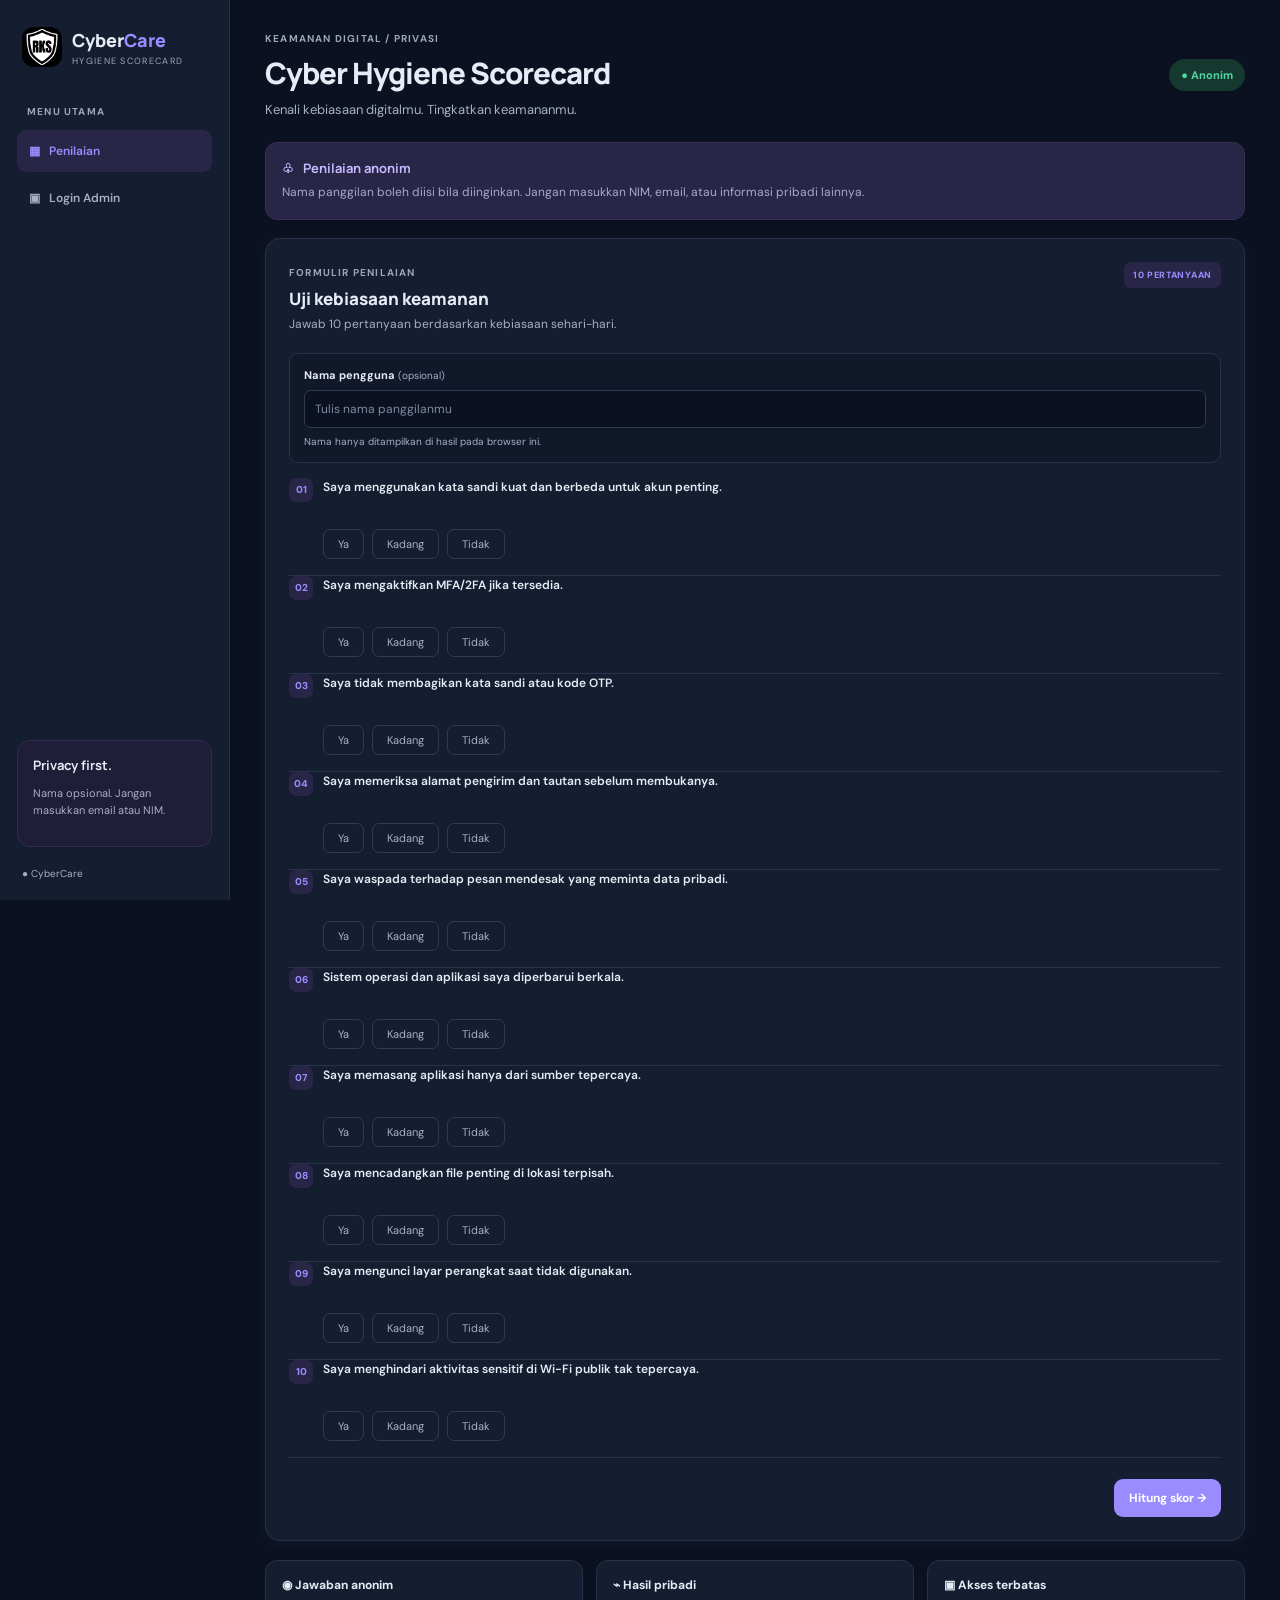
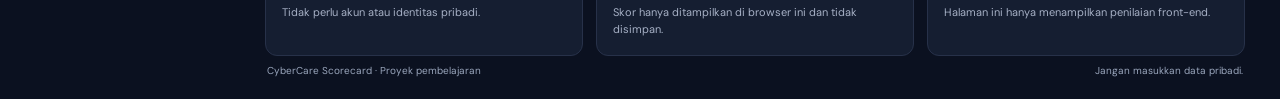
<file: CyberHygieneScorecard/index.html>
<!doctype html>
<html lang="id">
  <head>
    <meta charset="utf-8">
    <meta name="viewport" content="width=device-width, initial-scale=1">
    <meta name="referrer" content="no-referrer">
    <meta name="theme-color" content="#0b1120">
    <meta property="og:type" content="website">
    <meta property="og:locale" content="id_ID">
    <meta property="og:site_name" content="CyberCare">
    <meta property="og:title" content="Cyber Hygiene Scorecard — CyberCare">
    <meta
      property="og:description"
      content="Cek kebiasaan keamanan digitalmu lewat 10 pertanyaan singkat. Kenali langkah kecil untuk beraktivitas lebih aman."
    >
    <meta property="og:image" content="Logo%20RKS%20Web.png">
    <meta property="og:image:alt" content="Logo RKS Web">
    <meta name="twitter:card" content="summary_large_image">
    <meta name="twitter:title" content="Cyber Hygiene Scorecard — CyberCare">
    <meta
      name="twitter:description"
      content="Cek kebiasaan keamanan digitalmu lewat 10 pertanyaan singkat."
    >
    <meta name="twitter:image" content="Logo%20RKS%20Web.png">
    <title>Penilaian anonim · CyberCare</title>
    <link rel="stylesheet" href="style.css">
    <script src="script.js" defer></script>
    <link rel="icon" type="image/png" href="Logo Web CHS.png">
  </head>
  <body>
    <div class="layout">
      <aside class="sidebar">
        <a class="brand" href="index.html">
          <span class="logo">
            <img src="Logo RKS Web.png" alt="">
          </span>
          <span>
            <b>Cyber<span>Care</span></b>
            <small>HYGIENE SCORECARD</small>
          </span>
        </a>
        <div class="side-label">MENU UTAMA</div>
        <a class="nav active" href="index.html">▦ &nbsp; Penilaian</a>
        <a class="nav" href="login.html">▣ &nbsp; Login Admin</a>
        <div class="side-note">
          <b>Privacy first.</b>
          <p>Nama opsional. Jangan masukkan email atau NIM.</p>
        </div>
        <small class="side-bottom">● CyberCare</small>
      </aside>

      <main class="main">
        <header class="top">
          <div>
            <div class="eyebrow">KEAMANAN DIGITAL / PRIVASI</div>
            <h1>Cyber Hygiene Scorecard</h1>
            <p>Kenali kebiasaan digitalmu. Tingkatkan keamananmu.</p>
          </div>
          <span class="pill">● Anonim</span>
        </header>

        <section class="privacy">
          <b>♧ &nbsp; Penilaian anonim</b>
          <p>
            Nama panggilan boleh diisi bila diinginkan. Jangan masukkan NIM,
            email, atau informasi pribadi lainnya.
          </p>
        </section>

        <section class="panel">
          <div class="panelhead">
            <div>
              <small>FORMULIR PENILAIAN</small>
              <h2>Uji kebiasaan keamanan</h2>
              <p>Jawab 10 pertanyaan berdasarkan kebiasaan sehari-hari.</p>
            </div>
            <span class="tag">10 PERTANYAAN</span>
          </div>

          <form id="assessment-form">
            <div class="user-input">
              <label for="username">Nama pengguna <span>(opsional)</span></label>
              <input
                id="username"
                name="username"
                type="text"
                maxlength="40"
                autocomplete="given-name"
                placeholder="Tulis nama panggilanmu"
              >
              <small>Nama hanya ditampilkan di hasil pada browser ini.</small>
            </div>
            <div id="questions"></div>
            <div class="actions">
              <button class="btn primary" type="submit">Hitung skor →</button>
            </div>
          </form>
        </section>

        <section class="panel" id="result" hidden aria-live="polite">
          <div class="panelhead">
            <div>
              <small>HASIL PENILAIAN</small>
              <h2>Ringkasan skor keamanan</h2>
              <p>Skor dihitung langsung di browser dan tidak disimpan.</p>
            </div>
            <span class="tag" id="result-level">HASIL</span>
          </div>
          <div class="scorelayout">
            <div class="ring" id="score-ring" style="--angle: 0deg">
              <div>
                <b id="score">0</b>
                <small>SKOR / 100</small>
              </div>
            </div>
            <div>
              <p id="user-greeting"></p>
              <p id="result-message"></p>
              <small class="muted" id="result-tip"></small>
            </div>
          </div>
          <div class="categories" id="categories"></div>
        </section>

        <section class="infogrid">
          <article>
            <b>◉ Jawaban anonim</b>
            <p>Tidak perlu akun atau identitas pribadi.</p>
          </article>
          <article>
            <b>⌁ Hasil pribadi</b>
            <p>Skor hanya ditampilkan di browser ini dan tidak disimpan.</p>
          </article>
          <article>
            <b>▣ Akses terbatas</b>
            <p>Halaman ini hanya menampilkan penilaian front-end.</p>
          </article>
        </section>

        <footer>
          CyberCare Scorecard · Proyek pembelajaran
          <span>Jangan masukkan data pribadi.</span>
        </footer>
      </main>
    </div>
  </body>
</html>
</file>
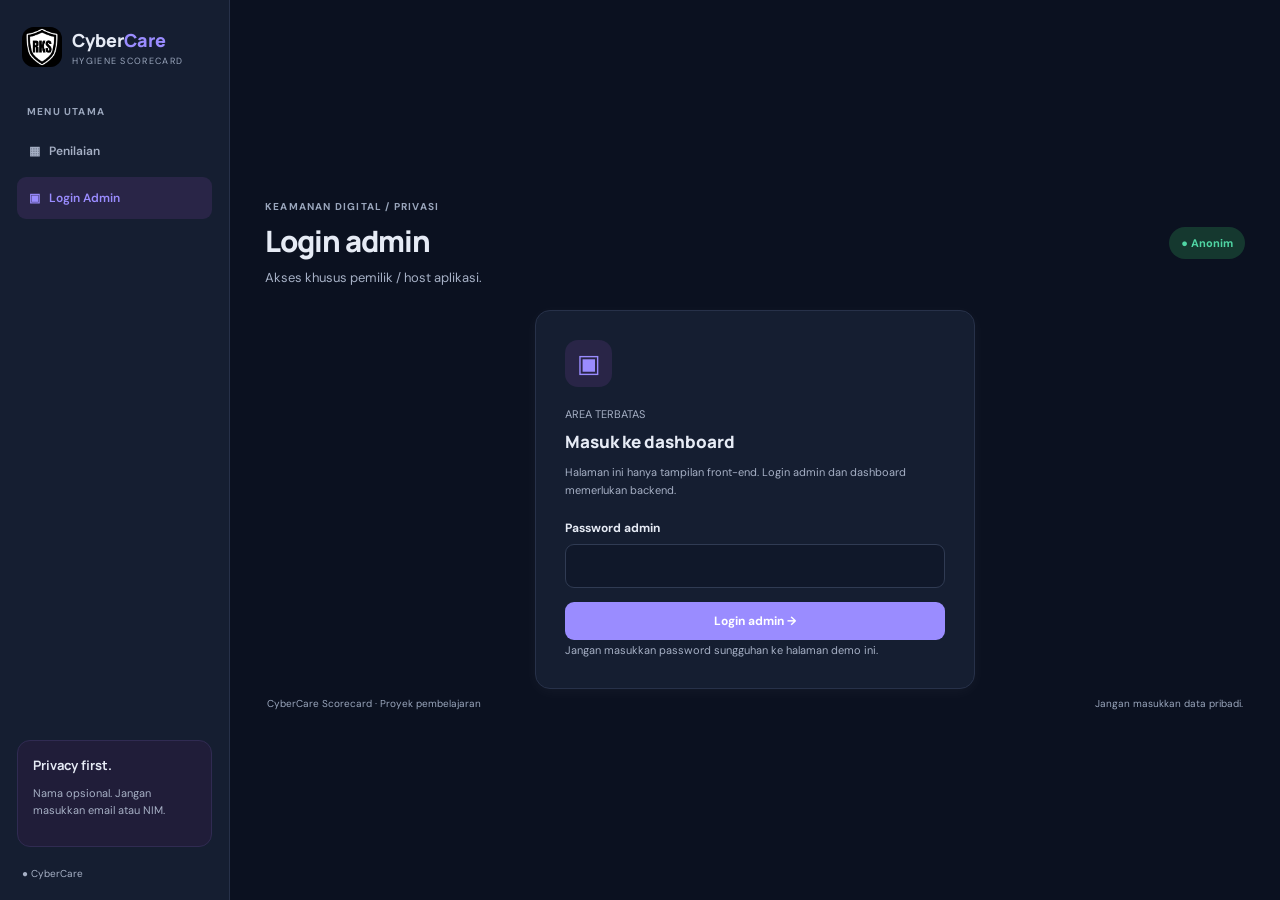
<file: CyberHygieneScorecard/login.html>
<!doctype html>
<html lang="id">
  <head>
    <meta charset="utf-8">
    <meta name="viewport" content="width=device-width, initial-scale=1">
    <meta name="referrer" content="no-referrer">
    <meta name="theme-color" content="#0b1120">
    <title>Login admin · CyberCare</title>
    <link rel="icon" type="image/png" href="Logo RKS Web.png">
    <link rel="stylesheet" href="style.css">
    <script src="login.js" defer></script>
  </head>
  <body>
    <div class="layout">
      <aside class="sidebar">
        <a class="brand" href="index.html">
          <span class="logo">
            <img src="Logo RKS Web.png" alt="">
          </span>
          <span>
            <b>Cyber<span>Care</span></b>
            <small>HYGIENE SCORECARD</small>
          </span>
        </a>
        <div class="side-label">MENU UTAMA</div>
        <a class="nav" href="index.html">▦ &nbsp; Penilaian</a>
        <a class="nav active" href="login.html">▣ &nbsp; Login Admin</a>
        <div class="side-note">
          <b>Privacy first.</b>
          <p>Nama opsional. Jangan masukkan email atau NIM.</p>
        </div>
        <small class="side-bottom">● CyberCare</small>
      </aside>

      <main class="main">
        <header class="top">
          <div>
            <div class="eyebrow">KEAMANAN DIGITAL / PRIVASI</div>
            <h1>Login admin</h1>
            <p>Akses khusus pemilik / host aplikasi.</p>
          </div>
          <span class="pill">● Anonim</span>
        </header>

        <section class="panel login">
          <div class="loginlogo">▣</div>
          <small>AREA TERBATAS</small>
          <h2>Masuk ke dashboard</h2>
          <p>
            Halaman ini hanya tampilan front-end. Login admin dan dashboard
            memerlukan backend.
          </p>
          <form id="login-form">
            <label for="password">Password admin</label>
            <input
              id="password"
              name="password"
              type="password"
              autocomplete="current-password"
              required
            >
            <button class="btn primary" type="submit">Login admin →</button>
            <p id="login-message" role="status" hidden></p>
          </form>
          <small>Jangan masukkan password sungguhan ke halaman demo ini.</small>
        </section>

        <footer>
          CyberCare Scorecard · Proyek pembelajaran
          <span>Jangan masukkan data pribadi.</span>
        </footer>
      </main>
    </div>
  </body>
</html>
</file>
<file: CyberHygieneScorecard/style.css>
@import url('https://fonts.googleapis.com/css2?family=DM+Sans:wght@400;500;600;700&family=Manrope:wght@400;500;600;700;800&display=swap');
:root {
  color-scheme:dark;
  --bg:#0b1120;
  --ink:#e6ebf5;
  --muted:#a6b0c5;
  --line:#273149;
  --purple:#9a8cff;
  --plight:#292547;
  --green:#50d6a4;
  --orange:#ffbf69;
  --red:#ff8092;
}
* {
  box-sizing:border-box;
}
body {
  margin:0;
  background:var(--bg);
  color:var(--ink);
  font:14px 'DM Sans',sans-serif;
}
.layout {
  display:flex;
  min-height:100vh;
}
.sidebar {
  width:230px;
  flex-shrink:0;
  background:#151e31;
  border-right:1px solid var(--line);
  padding:27px 17px 20px;
  display:flex;
  flex-direction:column;
  position:sticky;
  top:0;
  height:100vh;
}
.brand {
  display:flex;
  align-items:center;
  gap:10px;
  text-decoration:none;
  color:var(--ink);
  padding:0 5px 38px;
}
.logo {
  width:40px;
  height:40px;
  display:grid;
  place-items:center;
  border-radius:12px;
  overflow:hidden;
  background:#0b1120;
}
.logo img {
  display:block;
  width:100%;
  height:100%;
  object-fit:contain;
}
.brand b {
  display:block;
  font:800 18px Manrope;
}
.brand b span {
  color:var(--purple);
}
.brand small {
  display:block;
  font-size:9px;
  letter-spacing:1.3px;
  color:#9aa6bc;
  margin-top:3px;
}
.side-label,.eyebrow,.panelhead small {
  font-size:10px;
  letter-spacing:1.2px;
  font-weight:700;
  color:#9aa6bc;
}
.side-label {
  padding:0 10px 12px;
}
.nav {
  display:block;
  text-decoration:none;
  color:#a6b0c5;
  padding:13px 12px;
  margin-bottom:5px;
  border:0;
  border-radius:9px;
  background:transparent;
  font:600 12px 'DM Sans';
  text-align:left;
  width:100%;
  cursor:pointer;
}
.nav:hover,.nav.active {
  background:var(--plight);
  color:var(--purple);
}
.sidebar form {
  margin:0;
}
.side-note {
  margin-top:auto;
  padding:15px;
  border:1px solid #302b52;
  background:#201d39;
  border-radius:13px;
}
.side-note b {
  font:700 13px Manrope;
}
.side-note p {
  font-size:11px;
  color:var(--muted);
  line-height:1.6;
}
.side-bottom {
  padding:20px 5px 0;
  color:#a6b0c5;
  font-size:10px;
}
.main {
  width:calc(100% - 230px);
  max-width:1550px;
  margin:auto;
  padding:32px 35px 22px;
}
.top {
  display:flex;
  justify-content:space-between;
  align-items:center;
  gap:20px;
  margin-bottom:24px;
}
.eyebrow {
  margin-bottom:8px;
}
.top h1 {
  font:800 clamp(23px,2.3vw,30px) Manrope;
  letter-spacing:-1px;
  margin:0;
}
.top p {
  color:var(--muted);
  font-size:13px;
  margin:8px 0 0;
}
.pill {
  white-space:nowrap;
  border-radius:20px;
  background:#15382f;
  color:#50d6a4;
  padding:9px 12px;
  font-size:11px;
  font-weight:700;
}
.panel,.stats article {
  background:#151e31;
  border:1px solid var(--line);
  border-radius:15px;
  box-shadow:0 3px 15px #ffffff0a;
}
.panel {
  padding:23px;
  margin-bottom:19px;
}
.privacy {
  background:#292547;
  border:1px solid #363052;
  padding:16px;
  border-radius:12px;
  margin-bottom:18px;
  color:#c4bbff;
}
.privacy b {
  font:700 13px Manrope;
}
.privacy p {
  font-size:12px;
  line-height:1.65;
  color:#aaa8c9;
  margin:6px 0 0;
}
.panelhead {
  display:flex;
  justify-content:space-between;
  align-items:flex-start;
  gap:15px;
  margin-bottom:20px;
}
.panelhead h2,.login h2 {
  font:800 17px Manrope;
  margin:7px 0 5px;
}
.panelhead p {
  font-size:12px;
  color:var(--muted);
  margin:0;
  line-height:1.5;
}
.tag {
  font-size:9px;
  font-weight:800;
  letter-spacing:.7px;
  padding:7px 9px;
  border-radius:7px;
  background:var(--plight);
  color:var(--purple);
  white-space:nowrap;
}
.question {
  padding:16px 0;
  border:0;
  border-bottom:1px solid #2a3347;
  margin:0;
  min-width:0;
}
.user-input {
  margin:0 0 15px;
  padding:14px;
  border:1px solid var(--line);
  border-radius:10px;
  background:#10182a;
}
.user-input label {
  display:block;
  margin-bottom:8px;
  font-size:11px;
  font-weight:700;
}
.user-input label span,
.user-input small {
  color:var(--muted);
  font-size:10px;
  font-weight:400;
}
.user-input input {
  display:block;
  width:100%;
  padding:10px;
  border:1px solid #303b53;
  border-radius:7px;
  background:#0b1120;
  color:var(--ink);
  font:12px 'DM Sans',sans-serif;
}
.user-input input::placeholder {
  color:#7c8ba3;
}
.user-input small {
  display:block;
  margin-top:7px;
}
.question legend {
  display:flex;
  align-items:flex-start;
  gap:10px;
  padding:0;
  width:100%;
  font-size:12px;
  line-height:1.6;
  font-weight:600;
}
.num {
  display:grid;
  place-items:center;
  flex-shrink:0;
  width:24px;
  height:24px;
  border-radius:7px;
  background:var(--plight);
  color:var(--purple);
  font-size:10px;
  font-weight:800;
}
.options {
  display:flex;
  gap:8px;
  flex-wrap:wrap;
  padding-left:34px;
  margin-top:11px;
}
.options label {
  position:relative;
}
.options input {
  position:absolute;
  opacity:0;
}
.options label span {
  display:block;
  border:1px solid #303b53;
  color:#a6b0c5;
  border-radius:7px;
  padding:7px 14px;
  font-size:11px;
  cursor:pointer;
}
.options input:checked+span {
  background:var(--plight);
  border-color:#c8c0ff;
  color:var(--purple);
  font-weight:700;
}
.options input:focus-visible+span {
  outline:2px solid var(--purple);
}
.actions {
  display:flex;
  justify-content:flex-end;
  gap:9px;
  margin-top:21px;
  flex-wrap:wrap;
}
.btn {
  display:inline-block;
  text-decoration:none;
  border:0;
  border-radius:9px;
  padding:11px 15px;
  font:700 12px 'DM Sans';
  cursor:pointer;
  text-align:center;
}
.primary {
  background:var(--purple);
  color:white;
}
.secondary {
  background:#202a3d;
  color:#a6b0c5;
  border:1px solid #303b53;
}
.danger {
  background:#3b202c;
  color:#ff8092;
  border:1px solid #58303b;
  padding:8px 10px;
}
.infogrid {
  display:grid;
  grid-template-columns:repeat(3,1fr);
  gap:13px;
}
.infogrid article {
  background:#151e31;
  border:1px solid var(--line);
  border-radius:12px;
  padding:16px;
  font-size:12px;
}
.infogrid p {
  font-size:11px;
  line-height:1.6;
  color:var(--muted);
  margin-bottom:0;
}
.flash {
  padding:12px 14px;
  border-radius:9px;
  margin-bottom:12px;
  font-size:12px;
}
.flash.error,.flash.warning {
  background:#3b202c;
  color:#ff8092;
}
.flash.success {
  background:#15382f;
  color:#50d6a4;
}
.stats {
  display:grid;
  grid-template-columns:repeat(3,1fr);
  gap:14px;
  margin-bottom:20px;
}
.stats article {
  padding:18px;
}
.stats small {
  font-size:11px;
  color:var(--muted);
}
.stats article>b {
  display:block;
  font:800 28px Manrope;
  margin:12px 0 4px;
}
.stats em {
  font:500 12px 'DM Sans';
  color:#9aa6bc;
}
.stats p {
  font-size:10px;
  color:#9aa6bc;
}
.records {
  padding:22px 0 0;
  overflow:hidden;
}
.records .panelhead {
  padding:0 22px;
}
.tablewrap {
  overflow:auto;
}
table {
  width:100%;
  border-collapse:collapse;
  text-align:left;
  white-space:nowrap;
}
th {
  background:#1a2336;
  font-size:10px;
  letter-spacing:.5px;
  color:#9aa6bc;
  text-transform:uppercase;
  padding:13px 16px;
}
td {
  padding:13px 16px;
  border-top:1px solid #2a3347;
  font-size:11px;
  color:#a6b0c5;
}
td b {
  color:var(--ink);
}
.level {
  display:inline-block;
  padding:6px 9px;
  border-radius:7px;
  font-size:10px;
  font-weight:800;
}
.tinggi {
  background:#15382f;
  color:#50d6a4;
}
.sedang {
  background:#3f3220;
  color:#ffbf69;
}
.rendah {
  background:#3b202c;
  color:#ff8092;
}
.tablefoot {
  display:flex;
  justify-content:space-between;
  padding:13px 22px;
  border-top:1px solid var(--line);
  font-size:10px;
  color:#9aa6bc;
}
.tablefoot span {
  color:#50d6a4;
}
.empty {
  text-align:center;
  padding:30px;
}
.scorelayout {
  display:flex;
  align-items:center;
  justify-content:center;
  gap:35px;
  padding:10px 0 24px;
}
.ring {
  width:155px;
  height:155px;
  flex-shrink:0;
  border-radius:50%;
  display:grid;
  place-items:center;
  background:conic-gradient(var(--purple) var(--angle),#2b2942 0);
  position:relative;
}
.ring:before {
  content:'';
  position:absolute;
  inset:10px;
  background:#151e31;
  border-radius:50%;
}
.ring>div {
  position:relative;
  display:flex;
  flex-direction:column;
  align-items:center;
}
.ring b {
  font:800 39px Manrope;
}
.ring small {
  font-size:9px;
  letter-spacing:1px;
  color:#9aa6bc;
}
.scorelayout p {
  font-size:12px;
  line-height:1.7;
  color:var(--muted);
  max-width:430px;
}
.muted {
  color:var(--muted);
}
.categories {
  border-top:1px solid var(--line);
  padding-top:18px;
  display:grid;
  grid-template-columns:1fr 1fr;
  gap:16px 24px;
}
.categories label {
  display:flex;
  justify-content:space-between;
  font-size:11px;
  margin-bottom:8px;
}
.categories label b {
  color:#a6b0c5;
}
.track {
  height:6px;
  border-radius:8px;
  background:#2a3347;
  overflow:hidden;
}
.track span {
  display:block;
  height:100%;
  background:#a399ff;
  border-radius:8px;
}
.recommend,.private {
  margin-top:18px;
  padding:14px;
  border-radius:10px;
  background:#201d39;
  border:1px solid #302b52;
}
.recommend b,.private b {
  font-size:12px;
  color:#c4bbff;
}
.recommend p,.private p {
  font-size:11px;
  line-height:1.7;
  color:#a6b0c5;
}
.private {
  background:#171e30;
  border-style:dashed;
}
.private input {
  width:100%;
  padding:10px;
  background:#10182a;
  color:var(--ink);
  border:1px solid var(--line);
  border-radius:7px;
  margin:6px 0 10px;
  font-size:11px;
}
.login {
  max-width:440px;
  margin:auto;
  padding:29px;
}
.loginlogo {
  font-size:25px;
  color:var(--purple);
  background:var(--plight);
  width:47px;
  height:47px;
  display:grid;
  place-items:center;
  border-radius:13px;
  margin-bottom:17px;
}
.login p,.login>small {
  font-size:11px;
  color:var(--muted);
  line-height:1.6;
}
.login label {
  display:block;
  font-weight:700;
  font-size:12px;
  margin:20px 0 8px;
}
.login input {
  width:100%;
  padding:12px;
  background:#10182a;
  color:var(--ink);
  border:1px solid #303b53;
  border-radius:9px;
  font:inherit;
  margin-bottom:14px;
}
.login button {
  width:100%;
}
details summary {
  cursor:pointer;
  color:var(--purple);
}
details ol {
  line-height:1.8;
  color:var(--muted);
}
.token {
  display:block;
  max-width:220px;
  white-space:normal;
  overflow-wrap:anywhere;
  color:#9aa6bc;
}
footer {
  display:flex;
  justify-content:space-between;
  gap:12px;
  padding:8px 2px 0;
  font-size:10px;
  color:#9aa6bc;
}
footer span {
  color:#9aa6bc;
}
@media(max-width:950px) {
  .main {
    padding:25px 20px;
  }
  .sidebar {
    width:200px;
  }
  .main {
    width:calc(100% - 200px);
  }
  .infogrid {
    grid-template-columns:1fr;
  }
  .stats {
    gap:8px;
  }
  .stats article {
    padding:13px;
  }
}
@media(max-width:650px) {
  .sidebar {
    width:60px;
    padding:20px 7px;
  }
  .brand {
    padding:0 2px 30px;
  }
  .brand>span:last-child,.side-label,.side-note {
    display:none;
  }
  .nav {
    font-size:0;
    text-align:center;
    padding:14px 0;
  }
  .side-bottom {
    font-size:0;
    text-align:center;
  }
  .main {
    width:calc(100% - 60px);
    padding:20px 11px;
  }
  .top {
    align-items:flex-start;
  }
  .pill {
    font-size:0;
    padding:9px;
  }
  .panel {
    padding:16px;
  }
  .stats {
    grid-template-columns:1fr 1fr;
  }
  .stats article:last-child {
    grid-column:1/3;
  }
  .panelhead {
    gap:8px;
  }
  .tag {
    font-size:8px;
  }
  .options {
    padding-left:0;
  }
  .actions .btn {
    width:100%;
  }
  .scorelayout {
    flex-direction:column;
    text-align:center;
    gap:16px;
  }
  .categories {
    grid-template-columns:1fr;
  }
  .records .panelhead {
    padding:0 16px;
    flex-direction:column;
  }
  .tablefoot,footer {
    flex-direction:column;
  }
}
</file>
